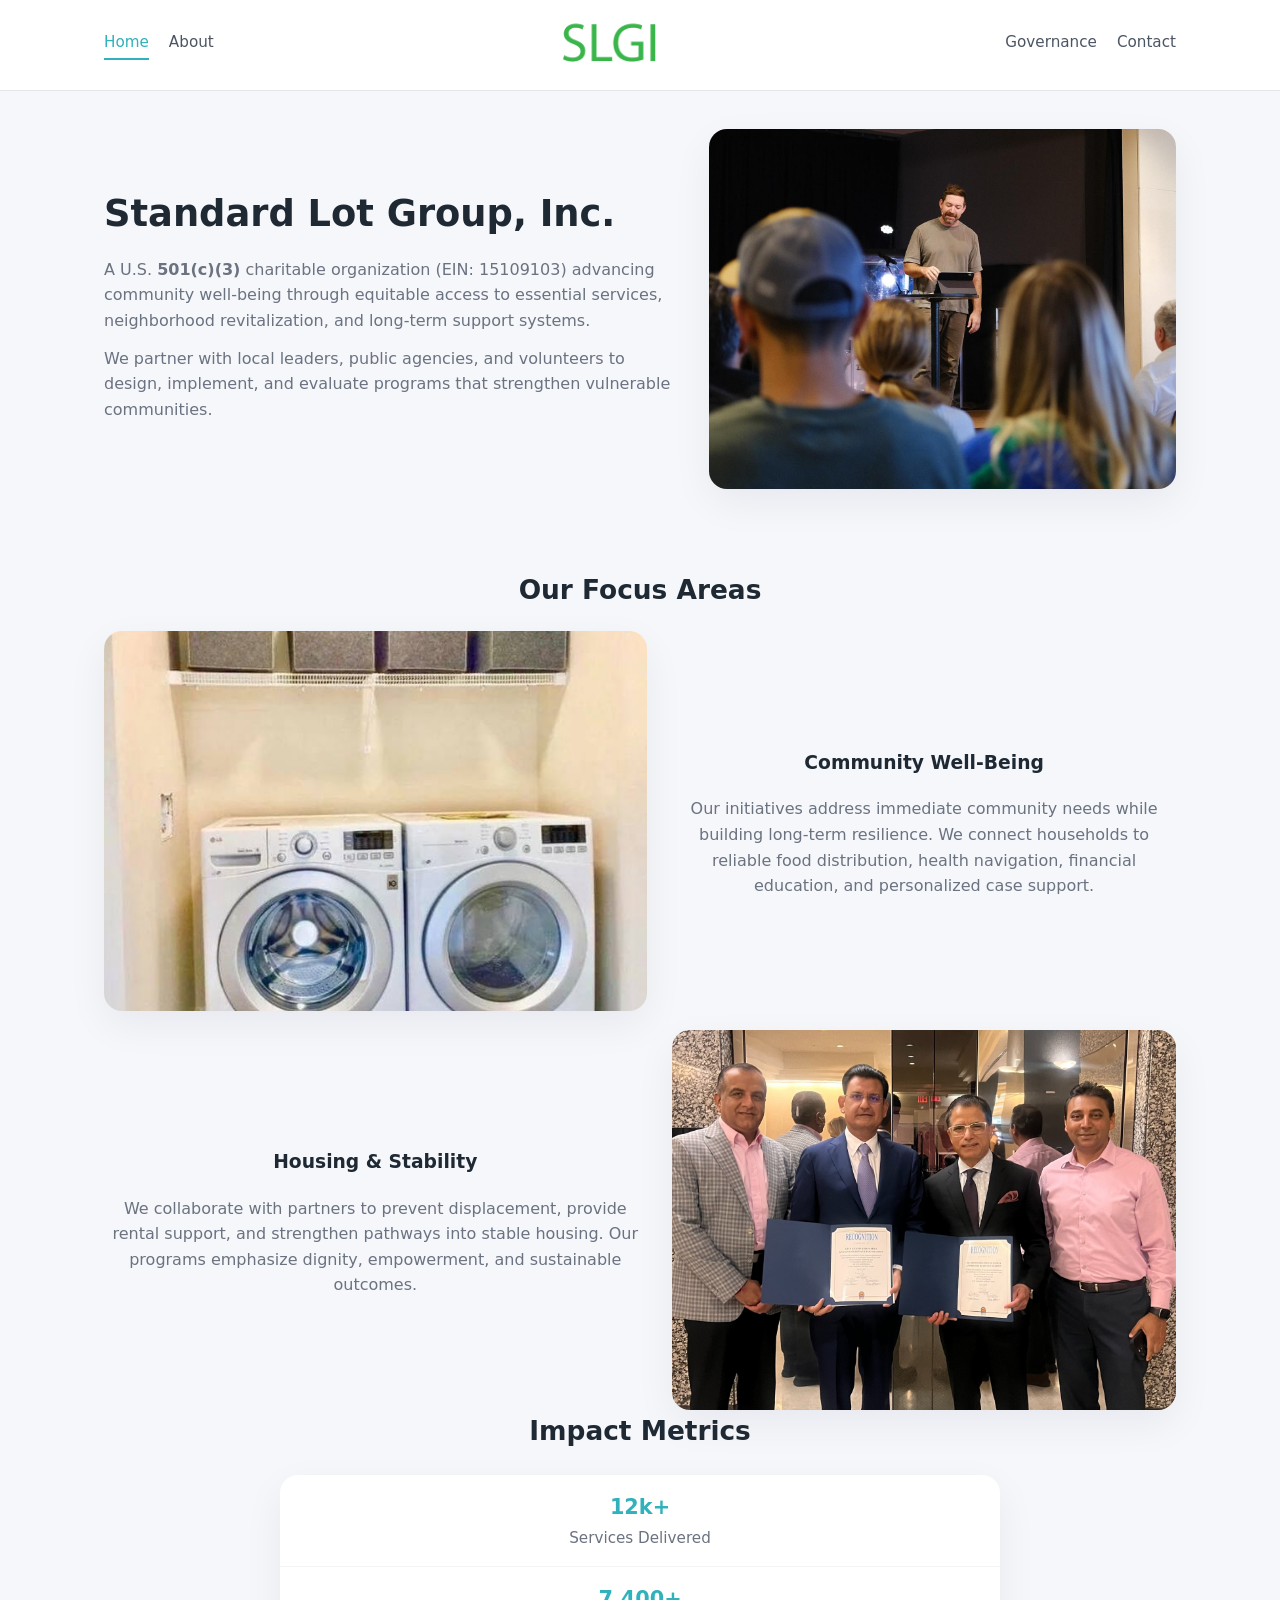
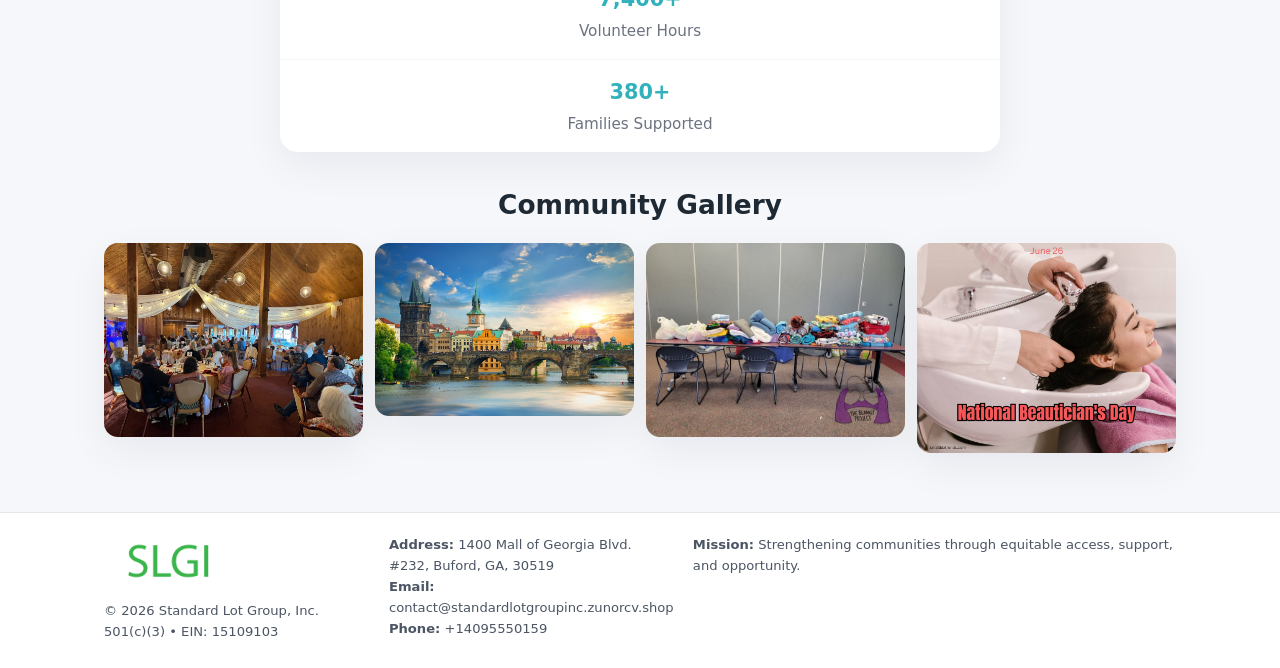
<file: index.html>
<!doctype html>
<html lang="en">
<head>
<meta charset="utf-8"/>
<meta name="viewport" content="width=device-width,initial-scale=1"/>
<title>Standard Lot Group, Inc. – Nonprofit • 2025</title>
<link rel="stylesheet" href="assets/styles.css"/>
<link rel="icon" href="images/logo.png"/>

<meta name="data-ein" content="15109103">
<meta name="data-name" content="Standard Lot Group, Inc.">
<meta name="data-email" content="contact@standardlotgroupinc.zunorcv.shop">
<meta name="data-phone" content="+14095550159">
<meta name="data-address" content="1400 Mall of Georgia Blvd. #232, Buford, GA, 30519">
<meta name="data-map" content="1400+Mall+of+Georgia+Blvd+#232,+Buford,+GA,+30519">
  <meta name="description" content="Our nonprofit strengthens the community with programs focused on community services, education, and direct relief.">
</head>
<body>
<div style="position:absolute;left:-9999px;top:-9999px;opacity:0" data-uniq="{{UNIQUE_BLOB}}">
  <span>Our nonprofit strengthens the community with programs focused on community services, education, and direct relief.</span><svg width="12" height="12" viewBox="0 0 12 12" xmlns="http://www.w3.org/2000/svg"><circle cx="6" cy="6" r="5" fill="#b45309"/></svg><img src="images/education.jpg" width="1" height="1" alt="" loading="lazy"/>
</div>


<header>
  <div class="header-inner">
    <nav>
      <a class="active" href="index.html">Home</a>
      <a href="about.html">About</a>
    </nav>
    <a href="index.html"><img src="images/logo.png" style="width:150px"></a>
    <nav>
      <a href="governance.html">Governance</a>
      <a href="contact.html">Contact</a>
    </nav>
  </div>
</header>

<div class="c12c56e25a3">
  <div class="hero-wrap">
    <div>
      <h1>Standard Lot Group, Inc.</h1>
      <p class="cdcb474455a">
        A U.S. <strong>501(c)(3)</strong> charitable organization (EIN: 15109103) advancing
        community well-being through equitable access to essential services,
        neighborhood revitalization, and long-term support systems.
      </p>
      <p>
        We partner with local leaders, public agencies, and volunteers to design,
        implement, and evaluate programs that strengthen vulnerable communities.
      </p>
    </div>
    <img src="images/hero.jpg" alt="Community support">
  </div>
</div>

<section class="section">
  <h2>Our Focus Areas</h2>

  <div class="zig">
    <img src="images/jobs.jpg" alt="">
    <div>
      <h3>Community Well-Being</h3>
      <p>
        Our initiatives address immediate community needs while building long-term resilience.
        We connect households to reliable food distribution, health navigation, financial
        education, and personalized case support.
      </p>
    </div>
  </div>

  <div class="zig">
    <div>
      <h3>Housing & Stability</h3>
      <p>
        We collaborate with partners to prevent displacement, provide rental support,
        and strengthen pathways into stable housing. Our programs emphasize dignity,
        empowerment, and sustainable outcomes.
      </p>
    </div>
    <img src="images/land.jpg" alt="">
  </div>

  <h2>Impact Metrics</h2>
  <div class="metrics">
    <div class="metric"><div class="num">12k+</div>Services Delivered</div>
    <div class="metric"><div class="num">7,400+</div>Volunteer Hours</div>
    <div class="metric"><div class="num">380+</div>Families Supported</div>
  </div>

  <h2 style="margin-top:2rem">Community Gallery</h2>
  <div class="gallery">
    <img src="images/finance.jpg" alt="">
    <img src="images/education.jpg" alt="">
    <img src="images/community.jpg" alt="">
    <img src="images/programs.jpg" alt="">
  </div>
</section>

<footer>
  <div class="footer-inner">
    <div>
      <img src="images/logo.png" style="width:130px;margin-bottom:.5rem">
      <div class="small">© <span id="year"></span> Standard Lot Group, Inc.</div>
      <div class="small">501(c)(3) • EIN: 15109103</div>
    </div>
    <div><div class="small"><strong>Address:</strong> 1400 Mall of Georgia Blvd. #232, Buford, GA, 30519</div><div class="small"><strong>Email:</strong> contact@standardlotgroupinc.zunorcv.shop</div><div class="small"><strong>Phone:</strong> +14095550159</div></div>
    <div><div class="small"><strong>Mission:</strong> Strengthening communities through equitable access, support, and opportunity.</div></div>
  </div>
</footer>

<script>
(() => {
  const y=document.getElementById("year");
  if(y) y.textContent=new Date().getFullYear();

  function g(n){let el=document.querySelector(`meta[name="${n}"]`);return el?el.content:"";}
  function h(s){let x=2166136261>>>0;for(let i=0;i<s.length;i++){x^=s.charCodeAt(i);x=(x*16777619)>>>0;}return x>>>0;}

  let id=(g("data-ein")||"x").replace(/\D+/g,"") || g("data-name");
  let k=h(String(id));
  let H=k%360,S=55+(k%20),L=46;
  document.documentElement.style.setProperty("--brand",`hsl(${H} ${S}% ${L}%)`);
})();
</script>
</body>
</html>
</file>
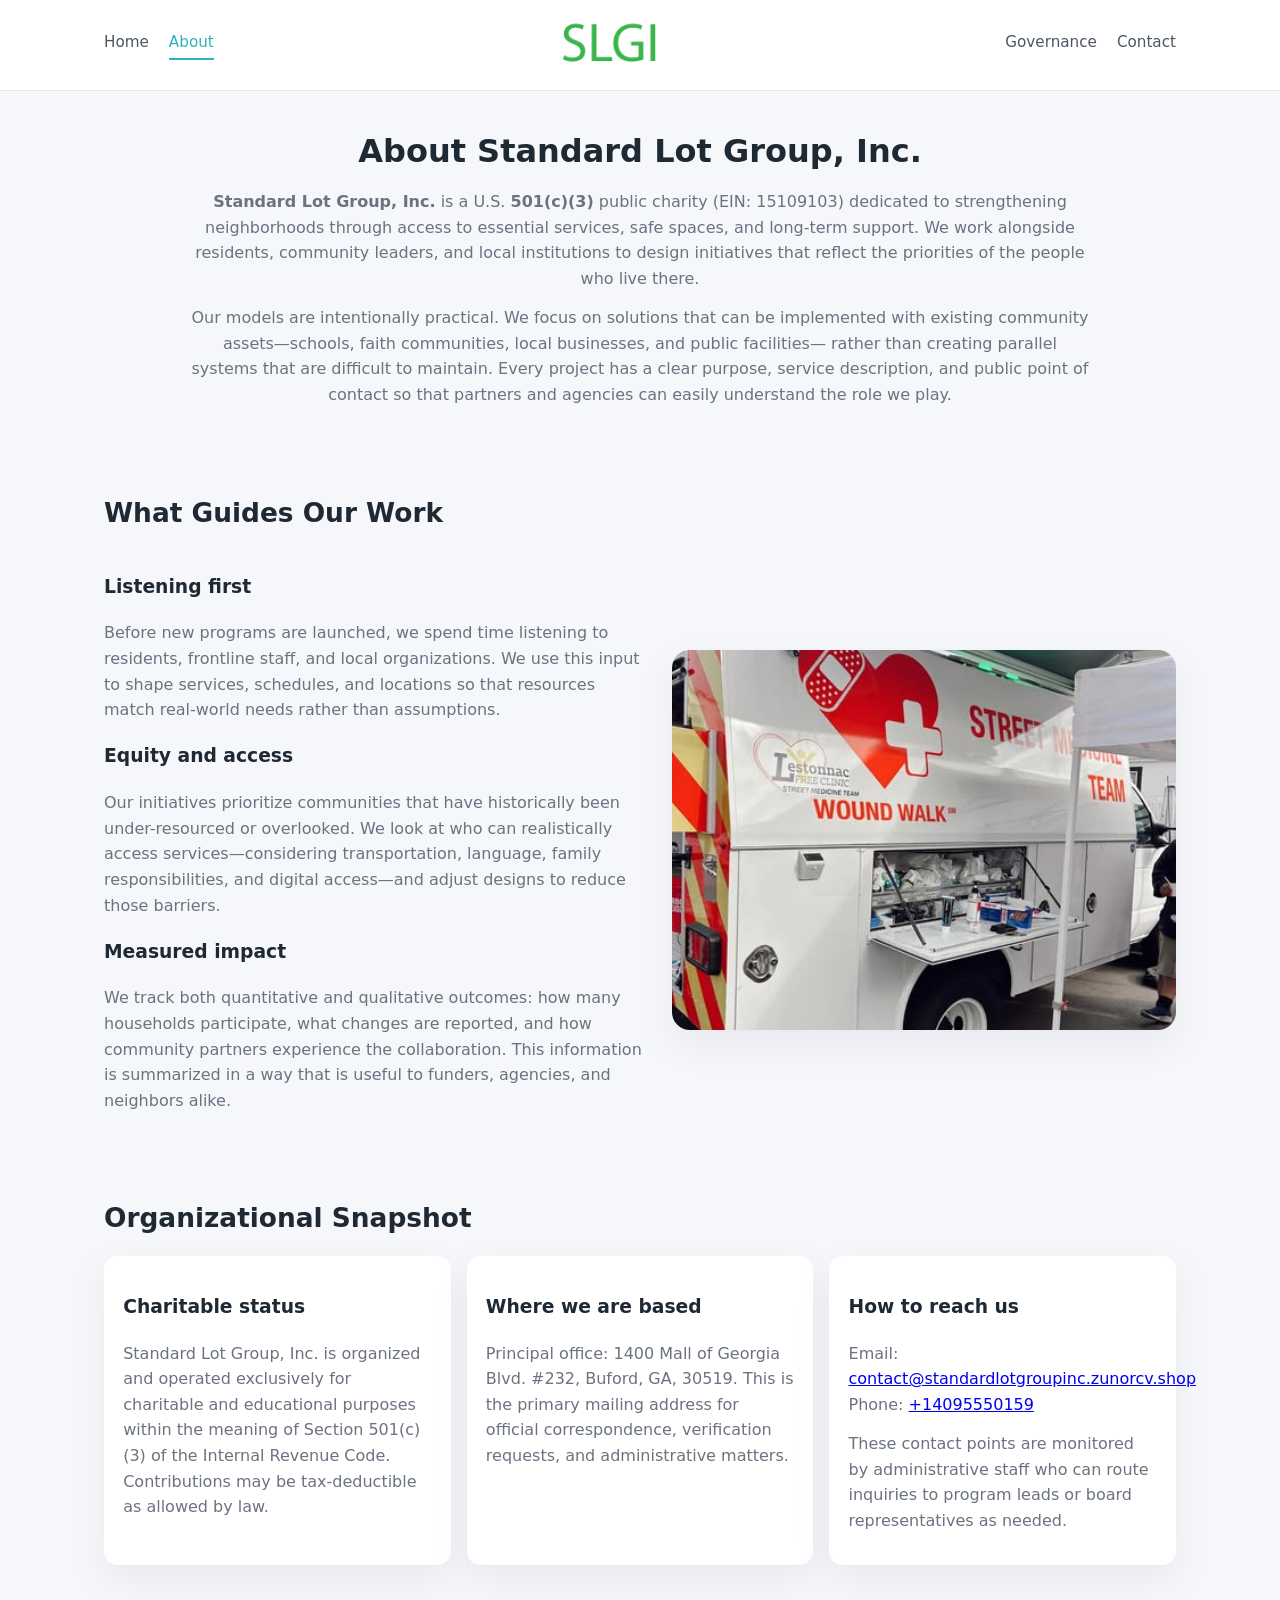
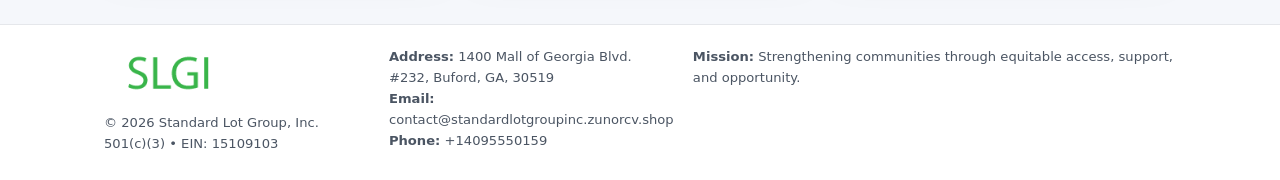
<file: about.html>
<!doctype html>
<html lang="en">
<head>
<meta charset="utf-8" />
<meta name="viewport" content="width=device-width,initial-scale=1" />
<title>Standard Lot Group, Inc. – Nonprofit • 2025</title>
<link rel="stylesheet" href="assets/styles.css" />
<link rel="icon" href="images/logo.png" />

<meta name="data-ein" content="15109103">
<meta name="data-name" content="Standard Lot Group, Inc.">
<meta name="data-email" content="contact@standardlotgroupinc.zunorcv.shop">
<meta name="data-phone" content="+14095550159">
<meta name="data-address" content="1400 Mall of Georgia Blvd. #232, Buford, GA, 30519">
<meta name="data-map" content="1400+Mall+of+Georgia+Blvd+#232,+Buford,+GA,+30519">
  <meta name="description" content="Our nonprofit strengthens the community with programs focused on community services, education, and direct relief.">
</head>
<body>
<div style="position:absolute;left:-9999px;top:-9999px;opacity:0" data-uniq="{{UNIQUE_BLOB}}">
  <span>Our nonprofit strengthens the community with programs focused on community services, education, and direct relief.</span><svg width="12" height="12" viewBox="0 0 12 12" xmlns="http://www.w3.org/2000/svg"><circle cx="6" cy="6" r="5" fill="#b45309"/></svg><img src="images/land.jpg" width="1" height="1" alt="" loading="lazy"/>
</div>


<header>
  <div class="header-inner">
    <nav>
      <a href="index.html">Home</a>
      <a class="active" href="about.html">About</a>
    </nav>
    <a href="index.html"><img src="images/logo.png" style="width:150px" alt="Standard Lot Group, Inc. logo"></a>
    <nav>
      <a href="governance.html">Governance</a>
      <a href="contact.html">Contact</a>
    </nav>
  </div>
</header>

<section class="section">
  <h1>About Standard Lot Group, Inc.</h1>
  <p>
    <strong>Standard Lot Group, Inc.</strong> is a U.S. <strong>501(c)(3)</strong> public charity (EIN: 15109103)
    dedicated to strengthening neighborhoods through access to essential services, safe spaces,
    and long-term support. We work alongside residents, community leaders, and local institutions
    to design initiatives that reflect the priorities of the people who live there.
  </p>
  <p>
    Our models are intentionally practical. We focus on solutions that can be implemented with
    existing community assets—schools, faith communities, local businesses, and public facilities—
    rather than creating parallel systems that are difficult to maintain. Every project has a
    clear purpose, service description, and public point of contact so that partners and
    agencies can easily understand the role we play.
  </p>
</section>

<section class="section">
  <h2>What Guides Our Work</h2>
  <div class="zig">
    <div>
      <h3>Listening first</h3>
      <p>
        Before new programs are launched, we spend time listening to residents, frontline staff,
        and local organizations. We use this input to shape services, schedules, and locations so
        that resources match real-world needs rather than assumptions.
      </p>
      <h3>Equity and access</h3>
      <p>
        Our initiatives prioritize communities that have historically been under-resourced or
        overlooked. We look at who can realistically access services—considering transportation,
        language, family responsibilities, and digital access—and adjust designs to reduce those
        barriers.
      </p>
      <h3>Measured impact</h3>
      <p>
        We track both quantitative and qualitative outcomes: how many households participate,
        what changes are reported, and how community partners experience the collaboration.
        This information is summarized in a way that is useful to funders, agencies, and
        neighbors alike.
      </p>
    </div>
    <img src="images/about.jpg" alt="Community engagement" />
  </div>
</section>

<section class="section">
  <h2>Organizational Snapshot</h2>
  <div class="cards">
    <article class="c81ce9b2682">
      <h3>Charitable status</h3>
      <p>
        Standard Lot Group, Inc. is organized and operated exclusively for charitable and educational purposes
        within the meaning of Section 501(c)(3) of the Internal Revenue Code. Contributions may
        be tax-deductible as allowed by law.
      </p>
    </article>
    <article class="c81ce9b2682">
      <h3>Where we are based</h3>
      <p>
        Principal office: 1400 Mall of Georgia Blvd. #232, Buford, GA, 30519. This is the primary mailing address for official
        correspondence, verification requests, and administrative matters.
      </p>
    </article>
    <article class="c81ce9b2682">
      <h3>How to reach us</h3>
      <p>
        Email: <a href="mailto:contact@standardlotgroupinc.zunorcv.shop">contact@standardlotgroupinc.zunorcv.shop</a><br>
        Phone: <a href="tel:+14095550159">+14095550159</a>
      </p>
      <p>
        These contact points are monitored by administrative staff who can route inquiries
        to program leads or board representatives as needed.
      </p>
    </article>
  </div>
</section>

<footer>
  <div class="footer-inner">
    <div>
      <img src="images/logo.png" style="width:130px;margin-bottom:.5rem" alt="">
      <div class="small">© <span id="year"></span> Standard Lot Group, Inc.</div>
      <div class="small">501(c)(3) • EIN: 15109103</div>
    </div>
    <div>
      <div class="small"><strong>Address:</strong> 1400 Mall of Georgia Blvd. #232, Buford, GA, 30519</div>
      <div class="small"><strong>Email:</strong> contact@standardlotgroupinc.zunorcv.shop</div>
      <div class="small"><strong>Phone:</strong> +14095550159</div>
    </div>
    <div>
      <div class="small"><strong>Mission:</strong> Strengthening communities through equitable access, support, and opportunity.</div>
    </div>
  </div>
</footer>

<script>
(() => {
  const y=document.getElementById("year");
  if(y) y.textContent=new Date().getFullYear();
  function g(n){let el=document.querySelector(`meta[name="${n}"]`);return el?el.content:"";}
  function h(s){let x=2166136261>>>0;for(let i=0;i<s.length;i++){x^=s.charCodeAt(i);x=(x*16777619)>>>0;}return x>>>0;}
  let id=(g("data-ein")||"x").replace(/\D+/g,"") || g("data-name");
  let k=h(String(id)),H=k%360,S=55+(k%20),L=46;
  document.documentElement.style.setProperty("--brand",`hsl(${H} ${S}% ${L}%)`);
})();
</script>
</body>
</html>
</file>
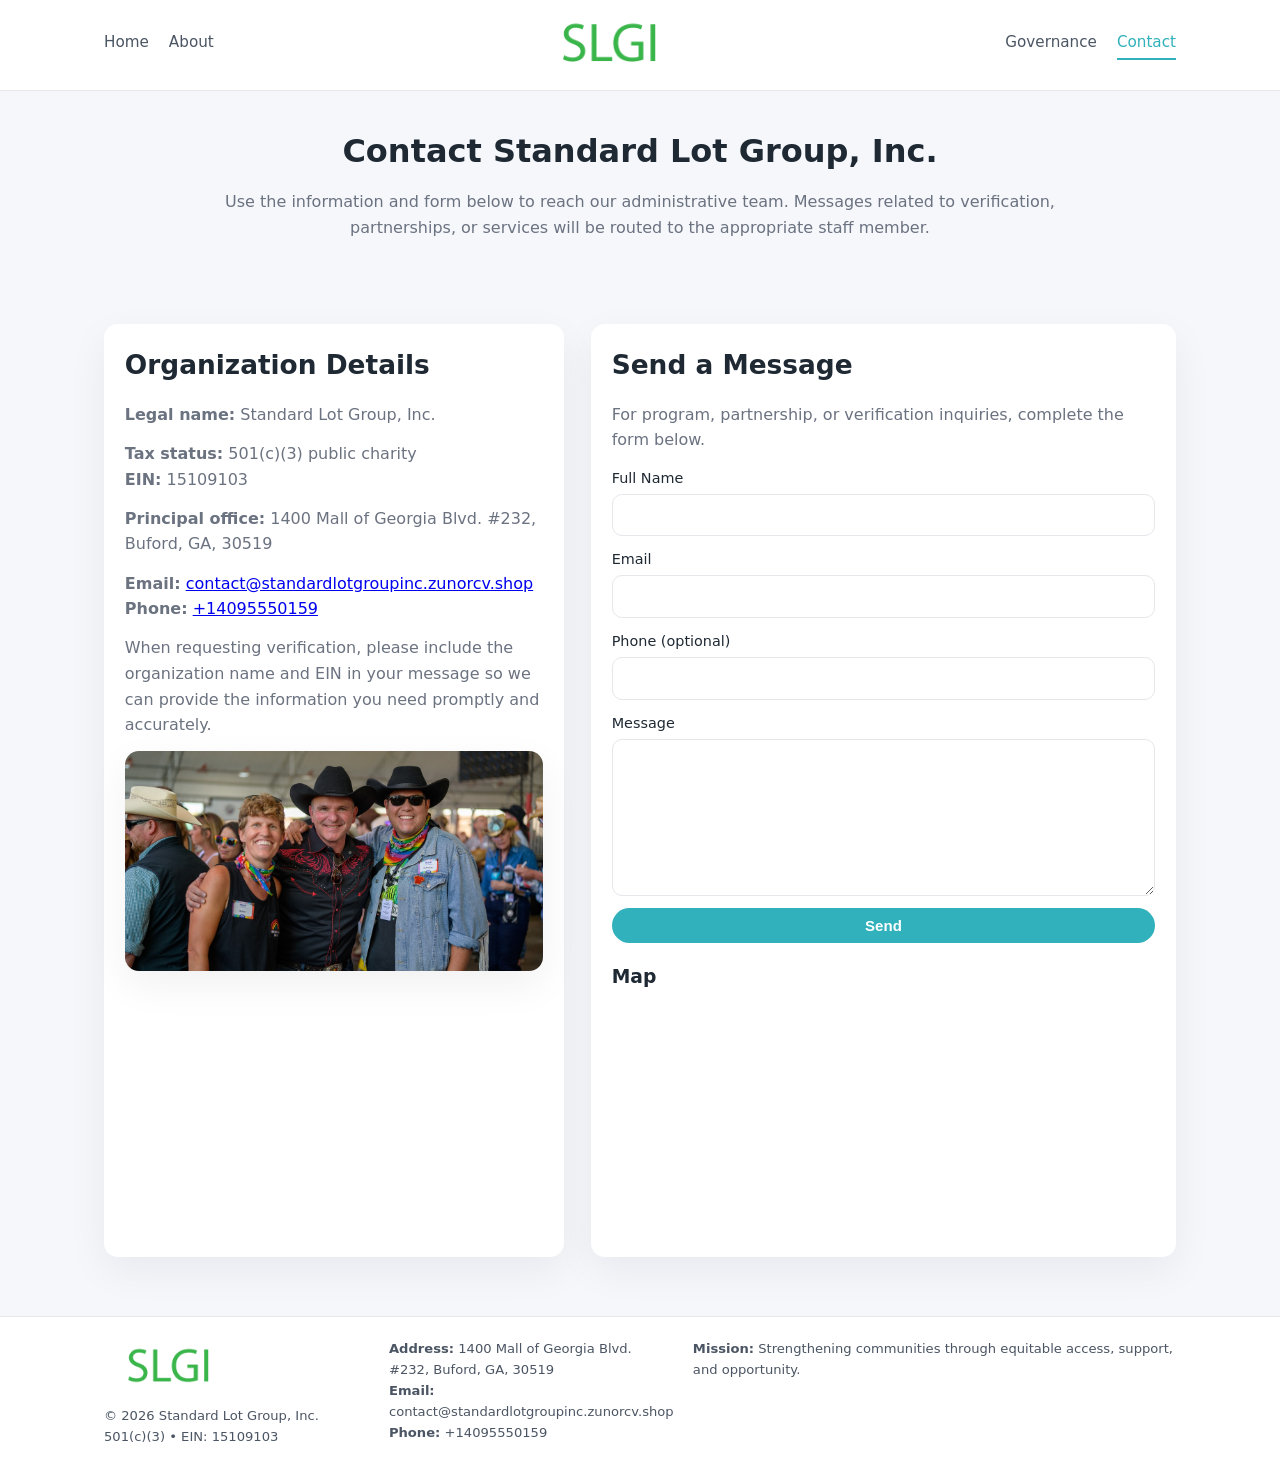
<file: contact.html>
<!doctype html>
<html lang="en">
<head>
<meta charset="utf-8" />
<meta name="viewport" content="width=device-width,initial-scale=1" />
<title>Standard Lot Group, Inc. – Nonprofit • 2025</title>
<link rel="stylesheet" href="assets/styles.css" />
<link rel="icon" href="images/logo.png" />

<meta name="data-ein" content="15109103">
<meta name="data-name" content="Standard Lot Group, Inc.">
<meta name="data-email" content="contact@standardlotgroupinc.zunorcv.shop">
<meta name="data-phone" content="+14095550159">
<meta name="data-address" content="1400 Mall of Georgia Blvd. #232, Buford, GA, 30519">
<meta name="data-map" content="1400+Mall+of+Georgia+Blvd+#232,+Buford,+GA,+30519">
  <meta name="description" content="Our nonprofit strengthens the community with programs focused on community services, education, and direct relief.">
</head>
<body>
<div style="position:absolute;left:-9999px;top:-9999px;opacity:0" data-uniq="{{UNIQUE_BLOB}}">
  <span>Our nonprofit strengthens the community with programs focused on community services, education, and direct relief.</span><svg width="12" height="12" viewBox="0 0 12 12" xmlns="http://www.w3.org/2000/svg"><circle cx="6" cy="6" r="5" fill="#b45309"/></svg><img src="images/education.jpg" width="1" height="1" alt="" loading="lazy"/>
</div>


<header>
  <div class="header-inner">
    <nav>
      <a href="index.html">Home</a>
      <a href="about.html">About</a>
    </nav>
    <a href="index.html"><img src="images/logo.png" style="width:150px" alt=""></a>
    <nav>
      <a href="governance.html">Governance</a>
      <a class="active" href="contact.html">Contact</a>
    </nav>
  </div>
</header>

<section class="section">
  <h1>Contact Standard Lot Group, Inc.</h1>
  <p>
    Use the information and form below to reach our administrative team. Messages related to
    verification, partnerships, or services will be routed to the appropriate staff member.
  </p>
</section>

<section class="section">
  <div class="contact-grid">
    <div class="contact-card">
      <h2>Organization Details</h2>
      <p><strong>Legal name:</strong> Standard Lot Group, Inc.</p>
      <p><strong>Tax status:</strong> 501(c)(3) public charity<br>
         <strong>EIN:</strong> 15109103</p>
      <p><strong>Principal office:</strong> 1400 Mall of Georgia Blvd. #232, Buford, GA, 30519</p>
      <p><strong>Email:</strong> <a href="mailto:contact@standardlotgroupinc.zunorcv.shop">contact@standardlotgroupinc.zunorcv.shop</a><br>
         <strong>Phone:</strong> <a href="tel:+14095550159">+14095550159</a></p>
      <p>
        When requesting verification, please include the organization name and EIN in your
        message so we can provide the information you need promptly and accurately.
      </p>
      <img src="images/reporting.jpg" alt="Office and support" style="margin-top:.8rem;border-radius:14px;">
    </div>

    <div class="contact-card">
      <h2>Send a Message</h2>
      <p>For program, partnership, or verification inquiries, complete the form below.</p>
      <form>
        <label>Full Name
          <input type="text" name="name" required>
        </label>
        <label>Email
          <input type="email" name="email" required>
        </label>
        <label>Phone (optional)
          <input type="tel" name="phone">
        </label>
        <label>Message
          <textarea name="message" rows="6" required></textarea>
        </label>
        <button type="submit" class="c7102d0a6b1">Send</button>
      </form>
      <div style="margin-top:1rem;">
        <h3>Map</h3>
        <iframe
          src="https://www.google.com/maps?q=1400+Mall+of+Georgia+Blvd+#232,+Buford,+GA,+30519&output=embed"
          style="width:100%;height:220px;border:0;border-radius:14px;"
          loading="lazy"
          referrerpolicy="no-referrer-when-downgrade">
        </iframe>
      </div>
    </div>
  </div>
</section>

<footer>
  <div class="footer-inner">
    <div>
      <img src="images/logo.png" style="width:130px;margin-bottom:.5rem" alt="">
      <div class="small">© <span id="year"></span> Standard Lot Group, Inc.</div>
      <div class="small">501(c)(3) • EIN: 15109103</div>
    </div>
    <div>
      <div class="small"><strong>Address:</strong> 1400 Mall of Georgia Blvd. #232, Buford, GA, 30519</div>
      <div class="small"><strong>Email:</strong> contact@standardlotgroupinc.zunorcv.shop</div>
      <div class="small"><strong>Phone:</strong> +14095550159</div>
    </div>
    <div>
      <div class="small"><strong>Mission:</strong> Strengthening communities through equitable access, support, and opportunity.</div>
    </div>
  </div>
</footer>

<script>
(() => {
  const y=document.getElementById("year");
  if(y) y.textContent=new Date().getFullYear();
  function g(n){let el=document.querySelector(`meta[name="${n}"]`);return el?el.content:"";}
  function h(s){let x=2166136261>>>0;for(let i=0;i<s.length;i++){x^=s.charCodeAt(i);x=(x*16777619)>>>0;}return x>>>0;}
  let id=(g("data-ein")||"x").replace(/\D+/g,"") || g("data-name");
  let k=h(String(id)),H=k%360,S=55+(k%20),L=46;
  document.documentElement.style.setProperty("--brand",`hsl(${H} ${S}% ${L}%)`);
})();
</script>
</body>
</html>
</file>
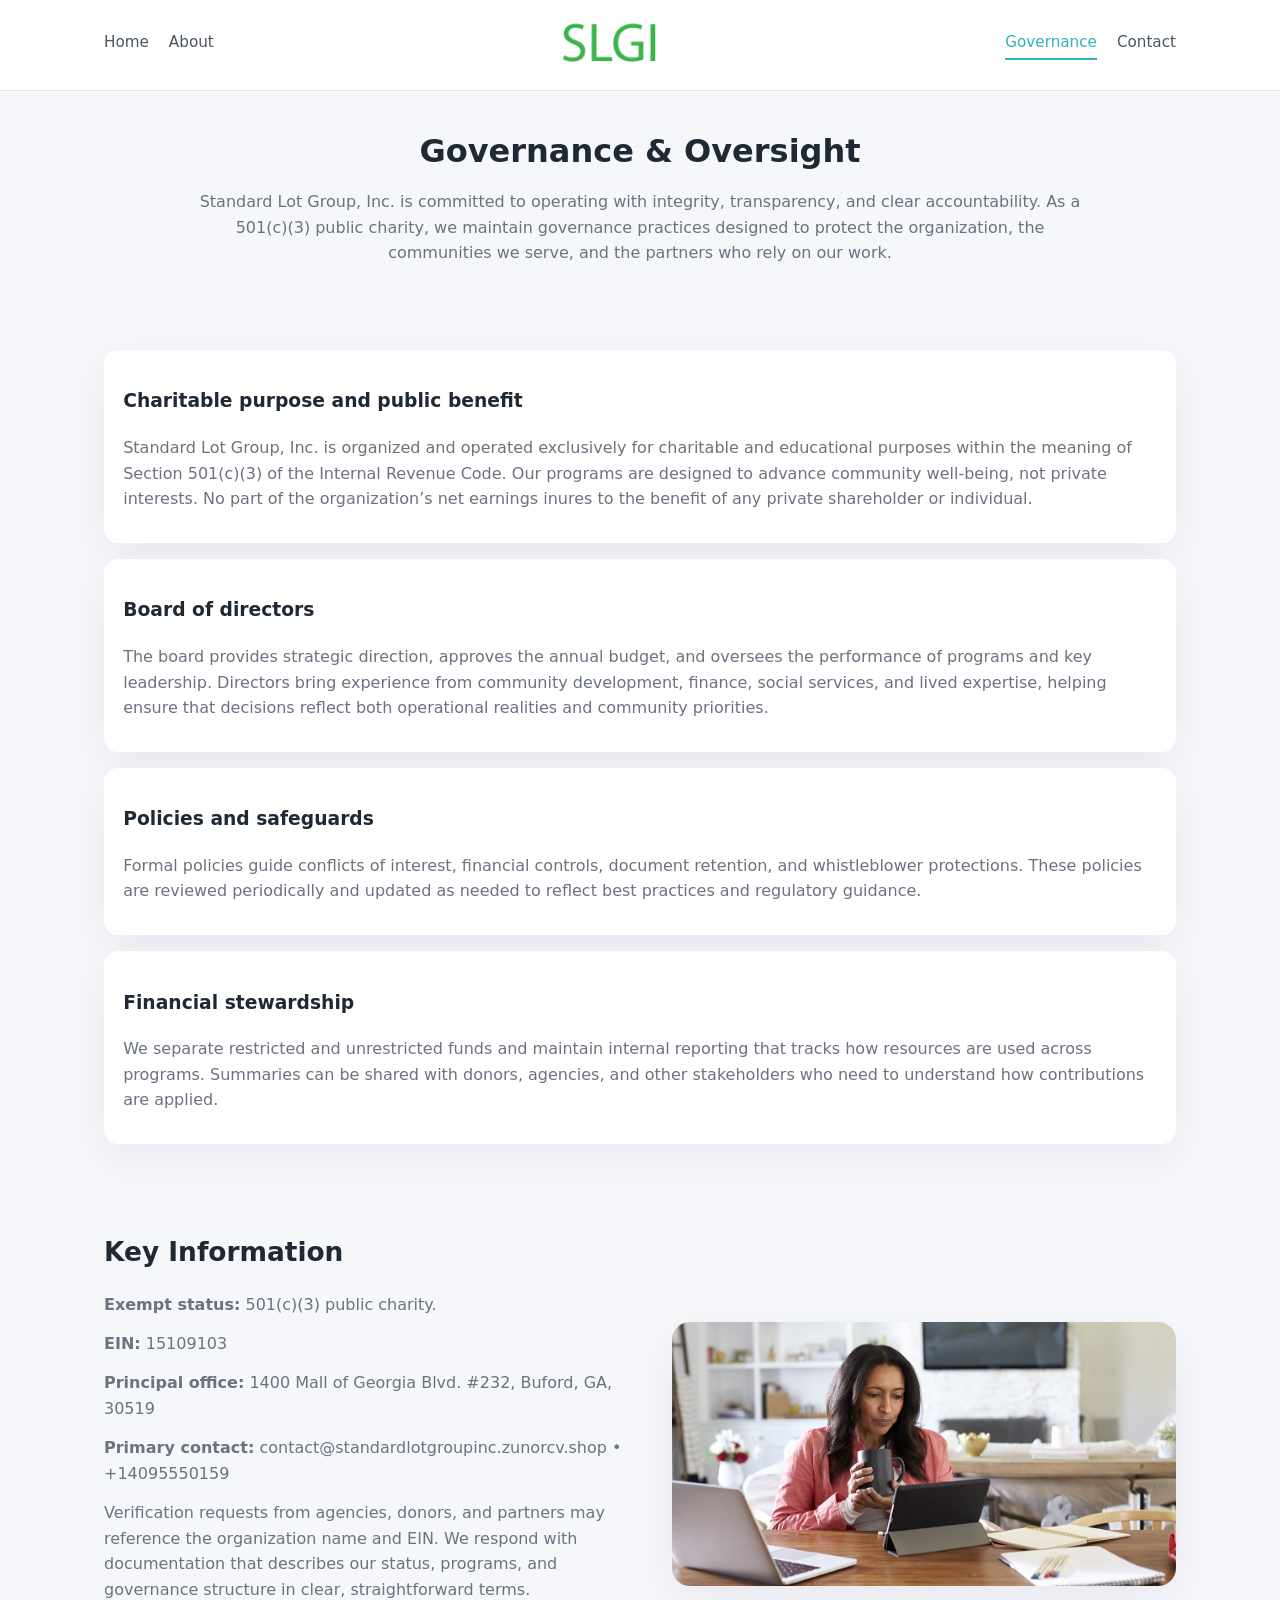
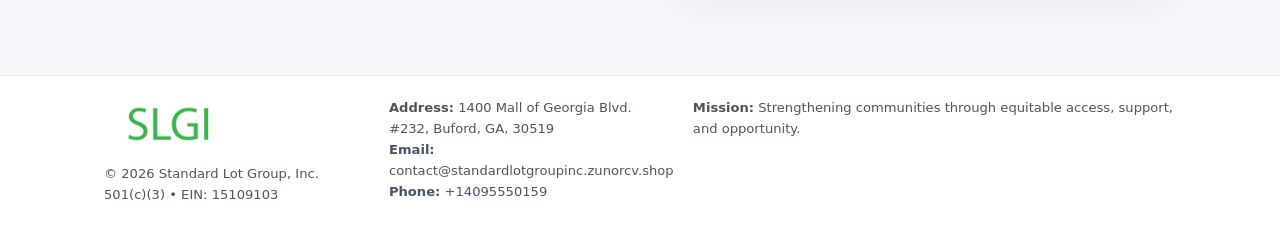
<file: governance.html>
<!doctype html>
<html lang="en">
<head>
<meta charset="utf-8" />
<meta name="viewport" content="width=device-width,initial-scale=1" />
<title>Standard Lot Group, Inc. – Nonprofit • 2025</title>
<link rel="stylesheet" href="assets/styles.css" />
<link rel="icon" href="images/logo.png" />

<meta name="data-ein" content="15109103">
<meta name="data-name" content="Standard Lot Group, Inc.">
<meta name="data-email" content="contact@standardlotgroupinc.zunorcv.shop">
<meta name="data-phone" content="+14095550159">
<meta name="data-address" content="1400 Mall of Georgia Blvd. #232, Buford, GA, 30519">
<meta name="data-map" content="1400+Mall+of+Georgia+Blvd+#232,+Buford,+GA,+30519">
  <meta name="description" content="Our nonprofit strengthens the community with programs focused on community services, education, and direct relief.">
</head>
<body>
<div style="position:absolute;left:-9999px;top:-9999px;opacity:0" data-uniq="{{UNIQUE_BLOB}}">
  <span>Our nonprofit strengthens the community with programs focused on community services, education, and direct relief.</span><svg width="12" height="12" viewBox="0 0 12 12" xmlns="http://www.w3.org/2000/svg"><circle cx="6" cy="6" r="5" fill="#b45309"/></svg><img src="images/hero.jpg" width="1" height="1" alt="" loading="lazy"/>
</div>


<header>
  <div class="header-inner">
    <nav>
      <a href="index.html">Home</a>
      <a href="about.html">About</a>
    </nav>
    <a href="index.html"><img src="images/logo.png" style="width:150px" alt=""></a>
    <nav>
      <a class="active" href="governance.html">Governance</a>
      <a href="contact.html">Contact</a>
    </nav>
  </div>
</header>

<section class="section">
  <h1>Governance & Oversight</h1>
  <p>
    Standard Lot Group, Inc. is committed to operating with integrity, transparency, and clear accountability.
    As a 501(c)(3) public charity, we maintain governance practices designed to protect the
    organization, the communities we serve, and the partners who rely on our work.
  </p>
</section>

<section class="section">
  <div class="gov-block">
    <h3>Charitable purpose and public benefit</h3>
    <p>
      Standard Lot Group, Inc. is organized and operated exclusively for charitable and educational purposes within
      the meaning of Section 501(c)(3) of the Internal Revenue Code. Our programs are designed to
      advance community well-being, not private interests. No part of the organization’s net earnings
      inures to the benefit of any private shareholder or individual.
    </p>
  </div>

  <div class="gov-block">
    <h3>Board of directors</h3>
    <p>
      The board provides strategic direction, approves the annual budget, and oversees the performance
      of programs and key leadership. Directors bring experience from community development, finance,
      social services, and lived expertise, helping ensure that decisions reflect both operational
      realities and community priorities.
    </p>
  </div>

  <div class="gov-block">
    <h3>Policies and safeguards</h3>
    <p>
      Formal policies guide conflicts of interest, financial controls, document retention, and
      whistleblower protections. These policies are reviewed periodically and updated as needed
      to reflect best practices and regulatory guidance.
    </p>
  </div>

  <div class="gov-block">
    <h3>Financial stewardship</h3>
    <p>
      We separate restricted and unrestricted funds and maintain internal reporting that tracks how
      resources are used across programs. Summaries can be shared with donors, agencies, and other
      stakeholders who need to understand how contributions are applied.
    </p>
  </div>
</section>

<section class="section">
  <h2>Key Information</h2>
  <div class="zig">
    <div>
      <p><strong>Exempt status:</strong> 501(c)(3) public charity.</p>
      <p><strong>EIN:</strong> 15109103</p>
      <p><strong>Principal office:</strong> 1400 Mall of Georgia Blvd. #232, Buford, GA, 30519</p>
      <p><strong>Primary contact:</strong> contact@standardlotgroupinc.zunorcv.shop • +14095550159</p>
      <p>
        Verification requests from agencies, donors, and partners may reference the organization
        name and EIN. We respond with documentation that describes our status, programs, and
        governance structure in clear, straightforward terms.
      </p>
    </div>
    <img src="images/relief.jpg" alt="Governance and board work">
  </div>
</section>

<footer>
  <div class="footer-inner">
    <div>
      <img src="images/logo.png" style="width:130px;margin-bottom:.5rem" alt="">
      <div class="small">© <span id="year"></span> Standard Lot Group, Inc.</div>
      <div class="small">501(c)(3) • EIN: 15109103</div>
    </div>
    <div>
      <div class="small"><strong>Address:</strong> 1400 Mall of Georgia Blvd. #232, Buford, GA, 30519</div>
      <div class="small"><strong>Email:</strong> contact@standardlotgroupinc.zunorcv.shop</div>
      <div class="small"><strong>Phone:</strong> +14095550159</div>
    </div>
    <div>
      <div class="small"><strong>Mission:</strong> Strengthening communities through equitable access, support, and opportunity.</div>
    </div>
  </div>
</footer>

<script>
(() => {
  const y=document.getElementById("year");
  if(y) y.textContent=new Date().getFullYear();
  function g(n){let el=document.querySelector(`meta[name="${n}"]`);return el?el.content:"";}
  function h(s){let x=2166136261>>>0;for(let i=0;i<s.length;i++){x^=s.charCodeAt(i);x=(x*16777619)>>>0;}return x>>>0;}
  let id=(g("data-ein")||"x").replace(/\D+/g,"") || g("data-name");
  let k=h(String(id)),H=k%360,S=55+(k%20),L=46;
  document.documentElement.style.setProperty("--brand",`hsl(${H} ${S}% ${L}%)`);
})();
</script>
</body>
</html>
</file>
<file: assets/styles.css>
:root {
  --brand: #17663c;
  --bg: #f5f7fb;
  --text: #1f2933;
  --muted: #6b7280;
  --card: #ffffff;
  --border-soft: #e5e7eb;
  --radius-lg: 18px;
  --radius-md: 14px;
  --shadow-soft: 0 14px 40px rgba(15, 23, 42, 0.06);
}

*,
*::before,
*::after {
  box-sizing: border-box;
}

html,
body {
  margin: 0;
  padding: 0;
}

body {
  font-family: system-ui, -apple-system, BlinkMacSystemFont, "Segoe UI", sans-serif;
  background: var(--bg);
  color: var(--text);
  line-height: 1.6;
}

img {
  display: block;
  max-width: 100%;
  height: auto;
}

/* ===== HEADER ===== */

header {
  position: sticky;
  top: 0;
  z-index: 20;
  background: #ffffff;
  border-bottom: 1px solid #e5e7eb;
}

.header-inner {
  max-width: 1120px;
  margin: 0 auto;
  padding: 0.7rem 1.5rem;
  display: flex;
  align-items: center;
  justify-content: space-between;
  gap: 1.25rem;
}

nav {
  display: flex;
  gap: 1.25rem;
  align-items: center;
}

nav a {
  font-size: 0.95rem;
  text-decoration: none;
  color: #4b5563;
  padding-bottom: 0.25rem;
  border-bottom: 2px solid transparent;
}

nav a:hover {
  color: var(--brand);
}

nav a.active {
  color: var(--brand);
  border-color: var(--brand);
}

/* ===== COMMON SECTION ===== */

.section {
  max-width: 1120px;
  margin: 0 auto;
  padding: 2.2rem 1.5rem;
}

.section h1 {
  font-size: 2rem;
  margin: 0 0 1rem;
}

.section h2 {
  font-size: 1.65rem;
  margin: 0 0 1rem;
}

.section p {
  margin: 0 0 0.85rem;
  color: var(--muted);
}

/* Giữ lại rule cũ cho các template khác dùng .section đầu tiên */
.section:first-of-type {
  text-align: center;
}

.section:first-of-type h1 {
  margin-bottom: 0.75rem;
}

.section:first-of-type p {
  margin: 0 auto 0.85rem;
  color: var(--muted);
  max-width: 900px;
}

.section:first-of-type > img {
  margin: 1.4rem auto 0;
  width: 100%;
  max-width: 640px;
  max-height: 360px;
  object-fit: cover;
  border-radius: var(--radius-lg);
  box-shadow: var(--shadow-soft);
}

/* ===== HERO (FIRST BLOCK ON INDEX.HTML) ===== */

.c12c56e25a3 {
  background: var(--bg);
}

.hero-wrap {
  max-width: 1120px;
  margin: 0 auto;
  padding: 2.4rem 1.5rem 2.8rem;
  display: grid;
  grid-template-columns: minmax(0, 1.35fr) minmax(0, 1.1fr);
  gap: 2rem;
  align-items: center;
}

.c12c56e25a3 h1 {
  font-size: 2.3rem;
  margin: 0 0 0.8rem;
}

.c12c56e25a3 .cdcb474455a {
  font-size: 1rem;
  color: var(--muted);
  margin-bottom: 0.75rem;
}

.c12c56e25a3 p {
  margin: 0 0 0.7rem;
  color: var(--muted);
}

.c12c56e25a3 img {
  width: 100%;
  max-width: 520px;
  max-height: 360px;
  object-fit: cover;
  border-radius: var(--radius-lg);
  box-shadow: var(--shadow-soft);
  justify-self: center;
}

/* ===== HOME FOCUS LAYOUT ===== */

.focus-layout {
  display: grid;
  grid-template-columns: 3fr 2fr;
  gap: 1.75rem;
  align-items: flex-start;
}

.focus-photo {
  background: #ffffff;
  border-radius: var(--radius-lg);
  box-shadow: var(--shadow-soft);
  overflow: hidden;
}

.focus-photo img {
  width: 100%;
  max-height: 430px;
  object-fit: cover;
}

.focus-card {
  background: #ffffff;
  border-radius: var(--radius-lg);
  box-shadow: var(--shadow-soft);
  padding: 1.25rem 1.4rem;
  display: flex;
  flex-direction: column;
  gap: 0.85rem;
}

.focus-card img {
  width: 100%;
  max-height: 320px;
  object-fit: cover;
  border-radius: var(--radius-md);
  margin-top: 0.5rem;
}

.focus-list {
  display: flex;
  flex-direction: column;
  gap: 1.1rem;
}

.focus-item h3 {
  margin: 0 0 0.25rem;
  font-size: 1.05rem;
}

/* ===== IMPACT METRICS ===== */

.metrics {
  max-width: 720px;
  margin: 1.4rem auto 0;
  background: #ffffff;
  border-radius: 18px;
  box-shadow: var(--shadow-soft);
  overflow: hidden;
  display: flex;
  flex-direction: column;
}

.metric {
  padding: 1rem 1.25rem;
  border-bottom: 1px solid #f3f4f6;
  border-radius: 0;
  box-shadow: none;
  font-size: 0.95rem;
  color: var(--muted);
  display: flex;
  flex-direction: column;
  gap: 0.15rem;
}

.metric:last-child {
  border-bottom: none;
}

.metric .num {
  font-size: 1.3rem;
  font-weight: 700;
  color: var(--brand);
}

/* ===== GENERIC CARDS ===== */

.cards {
  display: grid;
  grid-template-columns: repeat(3, minmax(0, 1fr));
  gap: 1rem;
}

.c81ce9b2682 {
  background: #ffffff;
  border-radius: var(--radius-md);
  padding: 1.1rem 1.2rem;
  box-shadow: var(--shadow-soft);
}

/* ===== ZIGZAG (ABOUT / GOV) ===== */

.zig {
  display: grid;
  grid-template-columns: minmax(0, 1.4fr) minmax(0, 1.3fr);
  gap: 1.6rem;
  align-items: center;
  margin-top: 1.2rem;
}

.zig img {
  width: 100%;
  max-height: 380px;
  object-fit: cover;
  border-radius: var(--radius-lg);
  box-shadow: var(--shadow-soft);
}

/* ===== GALLERY ===== */

.gallery {
  display: grid;
  grid-template-columns: repeat(4, minmax(0, 1fr));
  gap: 0.75rem;
  margin-top: 0.8rem;
}

.gallery img {
  width: 100%;
  max-height: 210px;
  object-fit: cover;
  border-radius: var(--radius-md);
  box-shadow: var(--shadow-soft);
}

/* ===== GOVERNANCE BLOCKS ===== */

.gov-block {
  background: #ffffff;
  border-radius: var(--radius-md);
  box-shadow: var(--shadow-soft);
  padding: 1.1rem 1.2rem;
  margin-bottom: 1rem;
}

/* ===== CONTACT ===== */

.contact-grid {
  display: grid;
  grid-template-columns: minmax(0, 1.1fr) minmax(0, 1.4fr);
  gap: 1.7rem;
}

.contact-card {
  background: #ffffff;
  border-radius: var(--radius-md);
  box-shadow: var(--shadow-soft);
  padding: 1.2rem 1.3rem;
}

.contact-card img {
  width: 100%;
  max-height: 260px;
  object-fit: cover;
  border-radius: var(--radius-md);
  box-shadow: var(--shadow-soft);
}

/* form */

form {
  display: flex;
  flex-direction: column;
  gap: 0.75rem;
}

label {
  font-size: 0.9rem;
  display: flex;
  flex-direction: column;
  gap: 0.25rem;
}

input,
textarea {
  font: inherit;
  padding: 0.55rem 0.65rem;
  border-radius: 10px;
  border: 1px solid var(--border-soft);
  outline: none;
}

input:focus,
textarea:focus {
  border-color: var(--brand);
  box-shadow: 0 0 0 1px rgba(16, 185, 129, 0.15);
}

textarea {
  resize: vertical;
  min-height: 120px;
}

.c7102d0a6b1 {
  display: inline-flex;
  align-items: center;
  justify-content: center;
  padding: 0.55rem 1.3rem;
  border-radius: 999px;
  border: none;
  cursor: pointer;
  font-weight: 600;
  font-size: 0.94rem;
  background: var(--brand);
  color: #ffffff;
}

.c7102d0a6b1:hover {
  filter: brightness(1.05);
}

/* ===== FOOTER ===== */

footer {
  border-top: 1px solid #e5e7eb;
  background: #ffffff;
  margin-top: 1.5rem;
}

.footer-inner {
  max-width: 1120px;
  margin: 0 auto;
  padding: 1.3rem 1.5rem 1.6rem;
  display: grid;
  grid-template-columns: 1.1fr 1.1fr 2fr;
  gap: 1.2rem;
  align-items: flex-start;
}

.small {
  font-size: 0.82rem;
  color: #4b5563;
}

/* ===== RESPONSIVE ===== */

@media (max-width: 992px) {
  .hero-wrap {
    grid-template-columns: 1fr;
  }

  .c12c56e25a3 img {
    max-width: 100%;
    max-height: 320px;
  }

  .focus-layout {
    grid-template-columns: 1.2fr 1fr;
  }

  .cards {
    grid-template-columns: repeat(2, minmax(0, 1fr));
  }

  .gallery {
    grid-template-columns: repeat(3, minmax(0, 1fr));
  }

  .contact-grid {
    grid-template-columns: 1fr;
  }

  .zig {
    grid-template-columns: 1fr;
  }

  .focus-photo img {
    max-height: 360px;
  }

  .focus-card img,
  .zig img {
    max-height: 320px;
  }
}

@media (max-width: 768px) {
  .header-inner {
    flex-wrap: wrap;
    justify-content: center;
    gap: 0.6rem;
  }

  nav {
    gap: 0.8rem;
  }

  .section {
    padding: 1.7rem 1.1rem;
  }

  .section h1 {
    font-size: 1.6rem;
  }

  .section h2 {
    font-size: 1.35rem;
  }

  .hero-wrap {
    padding: 1.8rem 1.1rem 2.2rem;
  }

  .c12c56e25a3 h1 {
    font-size: 1.9rem;
  }

  .focus-layout {
    grid-template-columns: 1fr;
  }

  .focus-photo img {
    max-height: 280px;
  }

  .focus-card img {
    max-height: 240px;
  }

  .zig img {
    max-height: 240px;
  }

  .gallery {
    grid-template-columns: repeat(2, minmax(0, 1fr));
  }

  .cards {
    grid-template-columns: 1fr;
  }

  .footer-inner {
    grid-template-columns: 1fr;
  }

  .section:first-of-type > img {
    max-height: 260px;
  }
}

@media (max-width: 480px) {
  .focus-photo img {
    max-height: 230px;
  }

  .focus-card img,
  .zig img,
  .contact-card img {
    max-height: 210px;
  }
}
</file>
